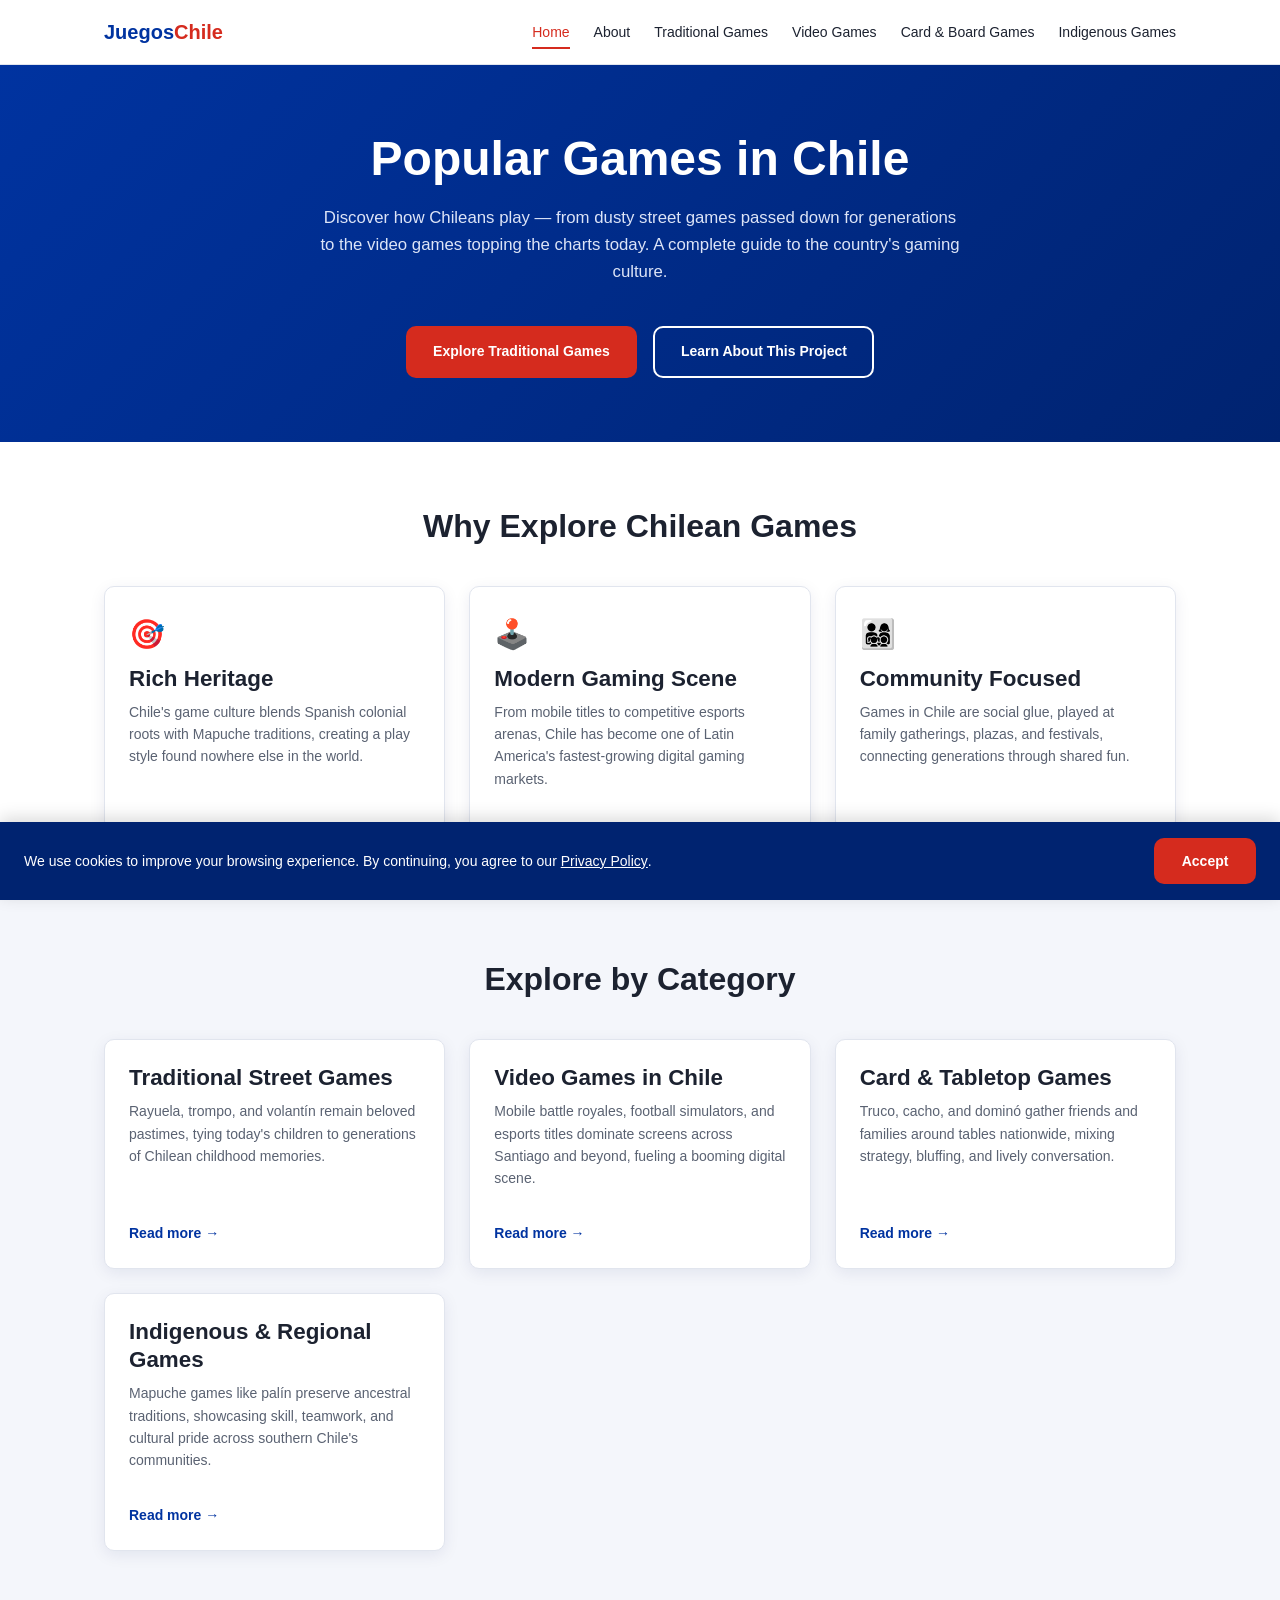
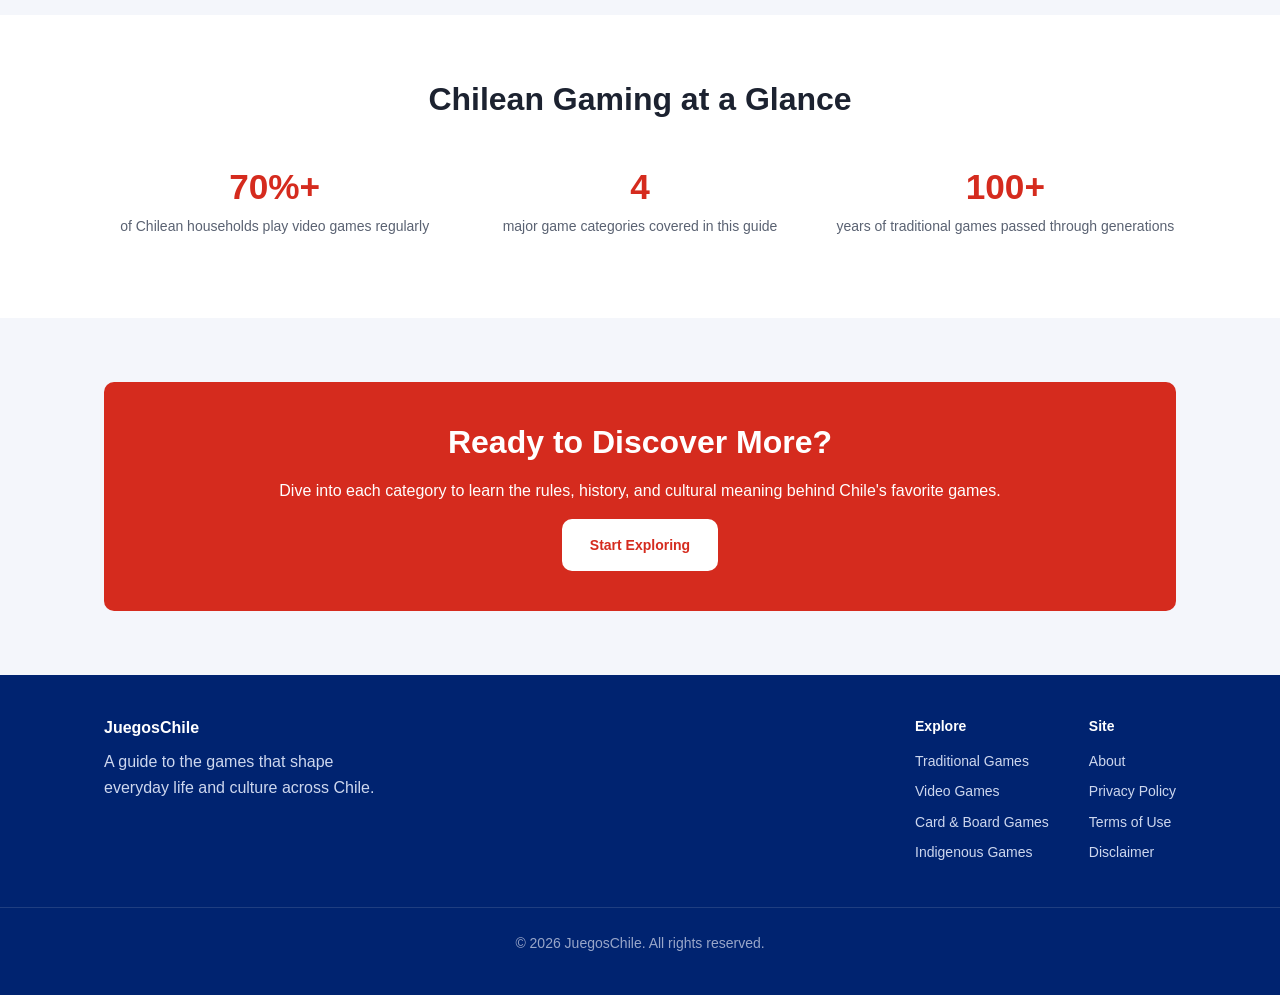
<file: index.html>
<!DOCTYPE html>
<html lang="en">
<head>
  <meta charset="UTF-8" />
  <meta name="viewport" content="width=device-width, initial-scale=1.0" />
  <title>Popular Games in Chile | Chilean Gaming Culture Guide</title>
  <meta name="description" content="Explore the most popular games in Chile — from traditional street games to video games, card games, and indigenous traditions." />
  <link rel="stylesheet" href="assets/style.css" />
</head>
<body>

  <header class="header">
    <div class="header__inner">
      <a href="index.html" class="header__logo">Juegos<span>Chile</span></a>
      <nav class="nav" aria-label="Main navigation">
        <button class="nav__toggle" aria-label="Toggle menu" aria-expanded="false">
          <span class="nav__toggle-bar"></span>
          <span class="nav__toggle-bar"></span>
          <span class="nav__toggle-bar"></span>
        </button>
        <ul class="nav__list">
          <li><a href="index.html" class="nav__link">Home</a></li>
          <li><a href="about.html" class="nav__link">About</a></li>
          <li><a href="/topic-1.html" class="nav__link">Traditional Games</a></li>
          <li><a href="/topic-2.html" class="nav__link">Video Games</a></li>
          <li><a href="/topic-3.html" class="nav__link">Card &amp; Board Games</a></li>
          <li><a href="/topic-4.html" class="nav__link">Indigenous Games</a></li>
        </ul>
      </nav>
    </div>
  </header>

  <main id="main-content">
    <section class="hero">
      <div class="container">
        <h1 class="hero__title">Popular Games in Chile</h1>
        <p class="hero__subtitle">Discover how Chileans play — from dusty street games passed down for generations to the video games topping the charts today. A complete guide to the country's gaming culture.</p>
        <div class="hero__actions">
          <a href="pages/topic-1.html" class="btn btn--primary">Explore Traditional Games</a>
          <a href="pages/about.html" class="btn btn--outline">Learn About This Project</a>
        </div>
      </div>
    </section>

    <section class="section" aria-labelledby="features-title">
      <div class="container">
        <h2 id="features-title" class="section__title">Why Explore Chilean Games</h2>
        <div class="card-grid">
          <div class="card">
            <div class="card__icon" aria-hidden="true">🎯</div>
            <h3 class="card__title">Rich Heritage</h3>
            <p class="card__text">Chile's game culture blends Spanish colonial roots with Mapuche traditions, creating a play style found nowhere else in the world.</p>
          </div>
          <div class="card">
            <div class="card__icon" aria-hidden="true">🕹️</div>
            <h3 class="card__title">Modern Gaming Scene</h3>
            <p class="card__text">From mobile titles to competitive esports arenas, Chile has become one of Latin America's fastest-growing digital gaming markets.</p>
          </div>
          <div class="card">
            <div class="card__icon" aria-hidden="true">👨‍👩‍👧‍👦</div>
            <h3 class="card__title">Community Focused</h3>
            <p class="card__text">Games in Chile are social glue, played at family gatherings, plazas, and festivals, connecting generations through shared fun.</p>
          </div>
        </div>
      </div>
    </section>

    <section class="section section--alt" aria-labelledby="topics-title">
      <div class="container">
        <h2 id="topics-title" class="section__title">Explore by Category</h2>
        <div class="card-grid">
          <div class="card">
            <h3 class="card__title">Traditional Street Games</h3>
            <p class="card__text">Rayuela, trompo, and volantín remain beloved pastimes, tying today's children to generations of Chilean childhood memories.</p>
            <a href="pages/topic-1.html" class="card__link">Read more →</a>
          </div>
          <div class="card">
            <h3 class="card__title">Video Games in Chile</h3>
            <p class="card__text">Mobile battle royales, football simulators, and esports titles dominate screens across Santiago and beyond, fueling a booming digital scene.</p>
            <a href="pages/topic-2.html" class="card__link">Read more →</a>
          </div>
          <div class="card">
            <h3 class="card__title">Card &amp; Tabletop Games</h3>
            <p class="card__text">Truco, cacho, and dominó gather friends and families around tables nationwide, mixing strategy, bluffing, and lively conversation.</p>
            <a href="pages/topic-3.html" class="card__link">Read more →</a>
          </div>
          <div class="card">
            <h3 class="card__title">Indigenous &amp; Regional Games</h3>
            <p class="card__text">Mapuche games like palín preserve ancestral traditions, showcasing skill, teamwork, and cultural pride across southern Chile's communities.</p>
            <a href="pages/topic-4.html" class="card__link">Read more →</a>
          </div>
        </div>
      </div>
    </section>

    <section class="section" aria-labelledby="stats-title">
      <div class="container">
        <h2 id="stats-title" class="section__title">Chilean Gaming at a Glance</h2>
        <div class="stats">
          <div class="stats__item">
            <div class="stats__number">70%+</div>
            <p class="stats__label">of Chilean households play video games regularly</p>
          </div>
          <div class="stats__item">
            <div class="stats__number">4</div>
            <p class="stats__label">major game categories covered in this guide</p>
          </div>
          <div class="stats__item">
            <div class="stats__number">100+</div>
            <p class="stats__label">years of traditional games passed through generations</p>
          </div>
        </div>
      </div>
    </section>

    <section class="section section--alt">
      <div class="container">
        <div class="cta">
          <h2 class="cta__title">Ready to Discover More?</h2>
          <p>Dive into each category to learn the rules, history, and cultural meaning behind Chile's favorite games.</p>
          <a href="pages/topic-1.html" class="btn btn--primary">Start Exploring</a>
        </div>
      </div>
    </section>
  </main>

  <footer class="footer">
    <div class="container footer__inner">
      <div class="footer__brand">
        <p class="footer__title">JuegosChile</p>
        <p>A guide to the games that shape everyday life and culture across Chile.</p>
      </div>
      <nav class="footer__nav" aria-label="Footer navigation">
        <ul class="footer__list">
          <li class="footer__list-title">Explore</li>
          <li><a href="pages/topic-1.html" class="footer__link">Traditional Games</a></li>
          <li><a href="pages/topic-2.html" class="footer__link">Video Games</a></li>
          <li><a href="pages/topic-3.html" class="footer__link">Card &amp; Board Games</a></li>
          <li><a href="pages/topic-4.html" class="footer__link">Indigenous Games</a></li>
        </ul>
        <ul class="footer__list">
          <li class="footer__list-title">Site</li>
          <li><a href="pages/about.html" class="footer__link">About</a></li>
          <li><a href="pages/privacy.html" class="footer__link">Privacy Policy</a></li>
          <li><a href="pages/terms.html" class="footer__link">Terms of Use</a></li>
          <li><a href="pages/disclaimer.html" class="footer__link">Disclaimer</a></li>
        </ul>
      </nav>
    </div>
    <div class="footer__bottom">
      <p>&copy; 2026 JuegosChile. All rights reserved.</p>
    </div>
  </footer>

  <div class="cookie" hidden>
    <p class="cookie__text">We use cookies to improve your browsing experience. By continuing, you agree to our <a href="pages/privacy.html" class="footer__link" style="color:#fff;text-decoration:underline;">Privacy Policy</a>.</p>
    <button class="btn btn--primary cookie__accept">Accept</button>
  </div>

  <script src="assets/script.js"></script>
</body>
</html>
</file>
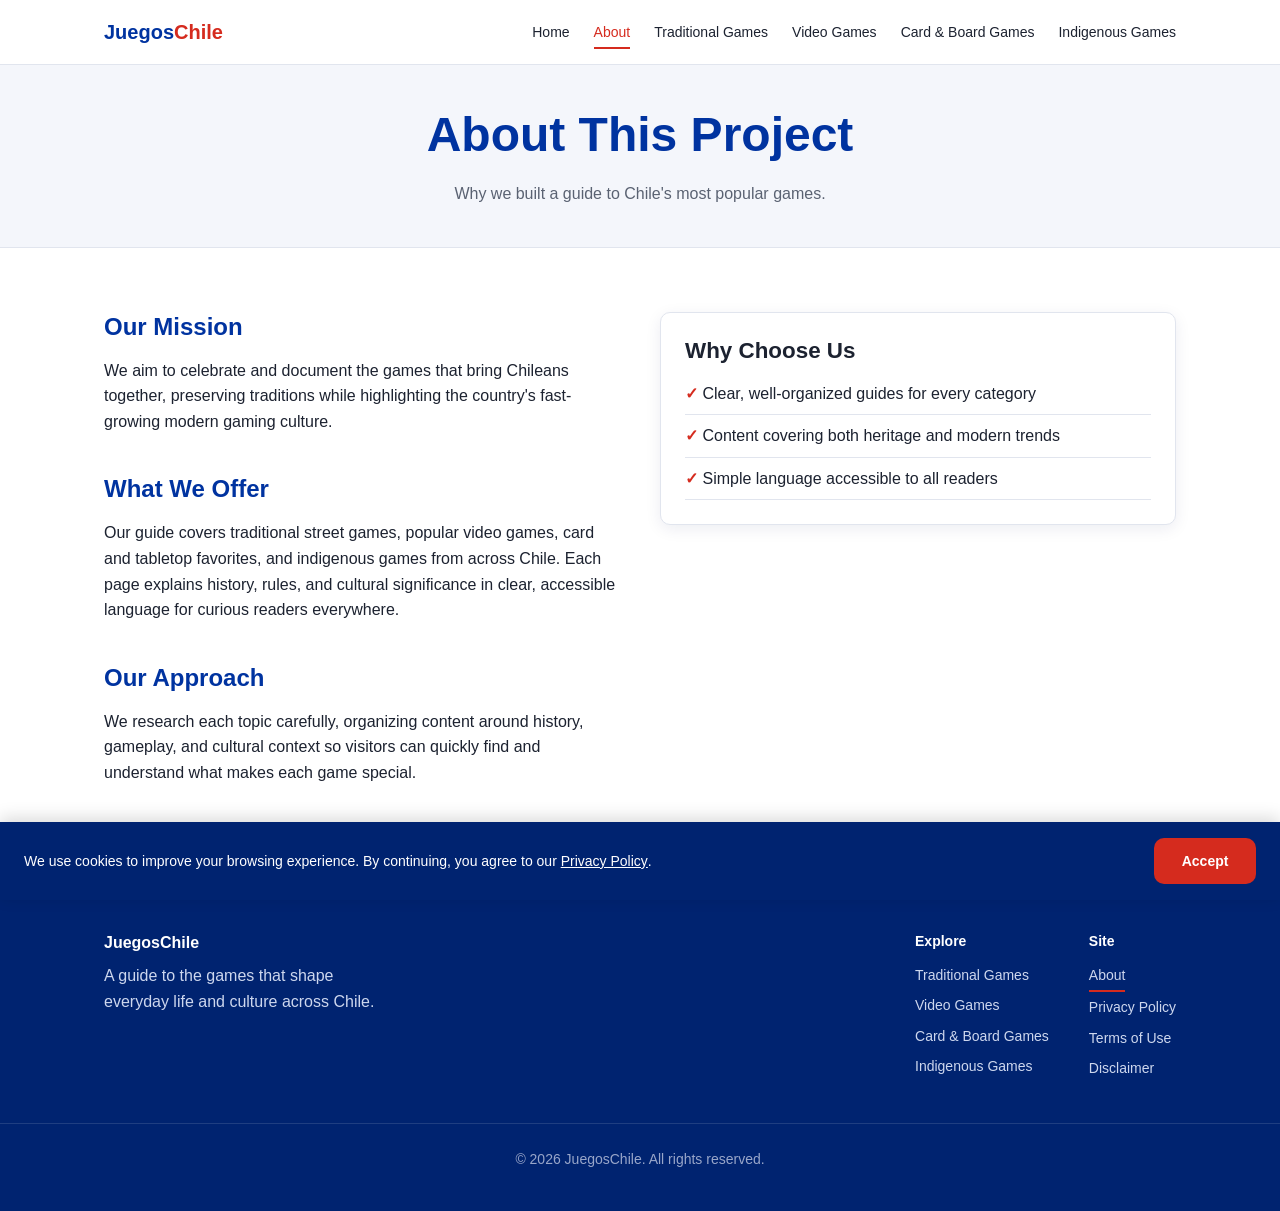
<file: about.html>
<!DOCTYPE html>
<html lang="en">
<head>
  <meta charset="UTF-8" />
  <meta name="viewport" content="width=device-width, initial-scale=1.0" />
  <title>About | Popular Games in Chile</title>
  <meta name="description" content="Learn about the mission and approach behind our guide to popular games in Chile." />
  <link rel="stylesheet" href="../assets/style.css" />
</head>
<body>

  <header class="header">
    <div class="header__inner">
      <a href="../index.html" class="header__logo">Juegos<span>Chile</span></a>
      <nav class="nav" aria-label="Main navigation">
        <button class="nav__toggle" aria-label="Toggle menu" aria-expanded="false">
          <span class="nav__toggle-bar"></span>
          <span class="nav__toggle-bar"></span>
          <span class="nav__toggle-bar"></span>
        </button>
        <ul class="nav__list">
          <li><a href="../index.html" class="nav__link">Home</a></li>
          <li><a href="about.html" class="nav__link">About</a></li>
          <li><a href="topic-1.html" class="nav__link">Traditional Games</a></li>
          <li><a href="topic-2.html" class="nav__link">Video Games</a></li>
          <li><a href="topic-3.html" class="nav__link">Card &amp; Board Games</a></li>
          <li><a href="topic-4.html" class="nav__link">Indigenous Games</a></li>
        </ul>
      </nav>
    </div>
  </header>

  <main id="main-content">
    <section class="page-header">
      <div class="container">
        <h1 class="page-header__title">About This Project</h1>
        <p class="page-header__intro">Why we built a guide to Chile's most popular games.</p>
      </div>
    </section>

    <section class="section">
      <div class="container about__grid">
        <div>
          <div class="content__section">
            <h2>Our Mission</h2>
            <p>We aim to celebrate and document the games that bring Chileans together, preserving traditions while highlighting the country's fast-growing modern gaming culture.</p>
          </div>
          <div class="content__section">
            <h2>What We Offer</h2>
            <p>Our guide covers traditional street games, popular video games, card and tabletop favorites, and indigenous games from across Chile. Each page explains history, rules, and cultural significance in clear, accessible language for curious readers everywhere.</p>
          </div>
          <div class="content__section">
            <h2>Our Approach</h2>
            <p>We research each topic carefully, organizing content around history, gameplay, and cultural context so visitors can quickly find and understand what makes each game special.</p>
          </div>
        </div>
        <div>
          <div class="card">
            <h3 class="card__title">Why Choose Us</h3>
            <ul class="about__list">
              <li>Clear, well-organized guides for every category</li>
              <li>Content covering both heritage and modern trends</li>
              <li>Simple language accessible to all readers</li>
            </ul>
          </div>
        </div>
      </div>
    </section>
  </main>

  <footer class="footer">
    <div class="container footer__inner">
      <div class="footer__brand">
        <p class="footer__title">JuegosChile</p>
        <p>A guide to the games that shape everyday life and culture across Chile.</p>
      </div>
      <nav class="footer__nav" aria-label="Footer navigation">
        <ul class="footer__list">
          <li class="footer__list-title">Explore</li>
          <li><a href="topic-1.html" class="footer__link">Traditional Games</a></li>
          <li><a href="topic-2.html" class="footer__link">Video Games</a></li>
          <li><a href="topic-3.html" class="footer__link">Card &amp; Board Games</a></li>
          <li><a href="topic-4.html" class="footer__link">Indigenous Games</a></li>
        </ul>
        <ul class="footer__list">
          <li class="footer__list-title">Site</li>
          <li><a href="about.html" class="footer__link">About</a></li>
          <li><a href="privacy.html" class="footer__link">Privacy Policy</a></li>
          <li><a href="terms.html" class="footer__link">Terms of Use</a></li>
          <li><a href="disclaimer.html" class="footer__link">Disclaimer</a></li>
        </ul>
      </nav>
    </div>
    <div class="footer__bottom">
      <p>&copy; 2026 JuegosChile. All rights reserved.</p>
    </div>
  </footer>

  <div class="cookie" hidden>
    <p class="cookie__text">We use cookies to improve your browsing experience. By continuing, you agree to our <a href="privacy.html" class="footer__link" style="color:#fff;text-decoration:underline;">Privacy Policy</a>.</p>
    <button class="btn btn--primary cookie__accept">Accept</button>
  </div>

  <script src="../assets/script.js"></script>
</body>
</html>
</file>
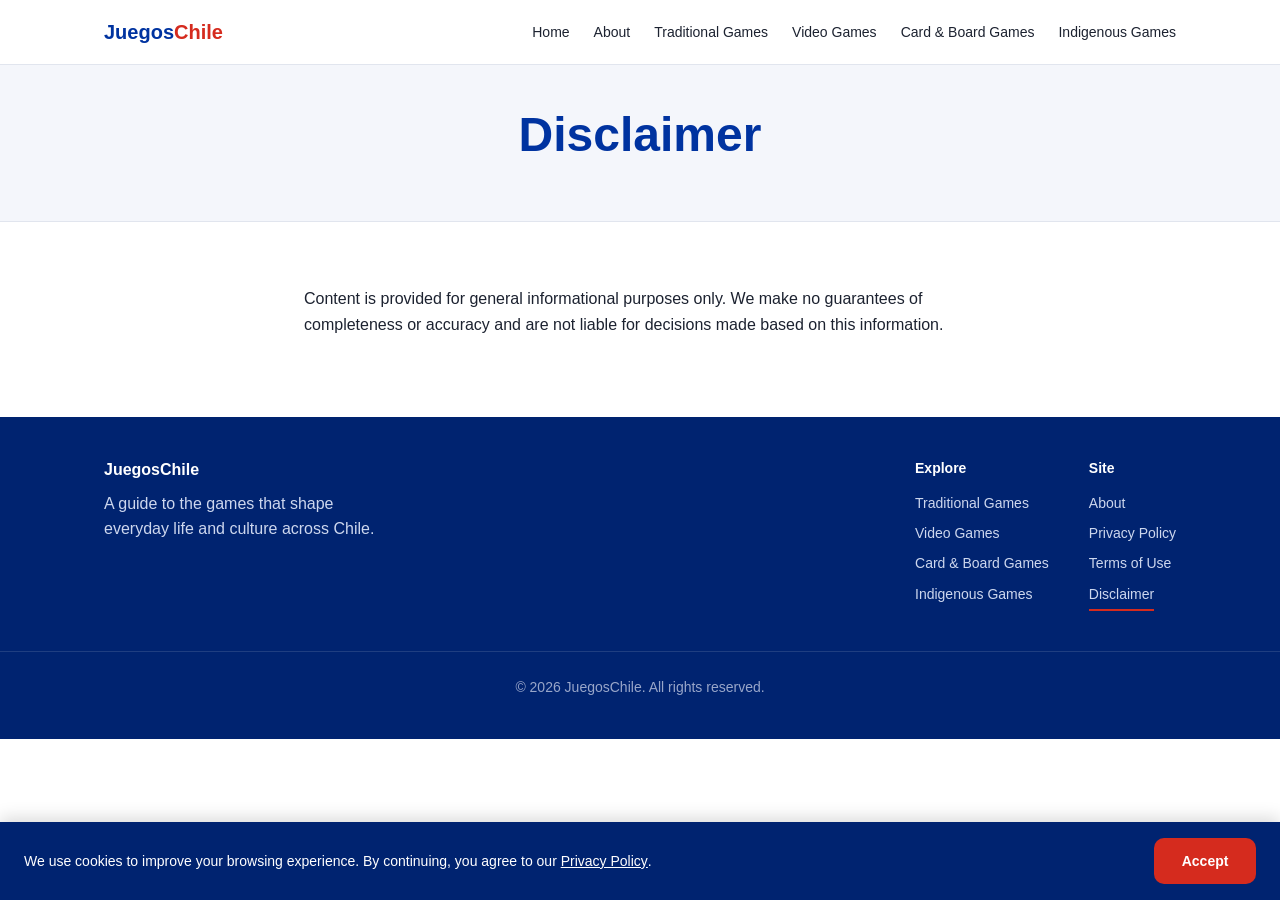
<file: disclaimer.html>
<!DOCTYPE html>
<html lang="en">
<head>
  <meta charset="UTF-8" />
  <meta name="viewport" content="width=device-width, initial-scale=1.0" />
  <title>Disclaimer | Popular Games in Chile</title>
  <meta name="description" content="Disclaimer regarding the informational content on this website." />
  <link rel="stylesheet" href="../assets/style.css" />
</head>
<body>

  <header class="header">
    <div class="header__inner">
      <a href="../index.html" class="header__logo">Juegos<span>Chile</span></a>
      <nav class="nav" aria-label="Main navigation">
        <button class="nav__toggle" aria-label="Toggle menu" aria-expanded="false">
          <span class="nav__toggle-bar"></span>
          <span class="nav__toggle-bar"></span>
          <span class="nav__toggle-bar"></span>
        </button>
        <ul class="nav__list">
          <li><a href="../index.html" class="nav__link">Home</a></li>
          <li><a href="about.html" class="nav__link">About</a></li>
          <li><a href="topic-1.html" class="nav__link">Traditional Games</a></li>
          <li><a href="topic-2.html" class="nav__link">Video Games</a></li>
          <li><a href="topic-3.html" class="nav__link">Card &amp; Board Games</a></li>
          <li><a href="topic-4.html" class="nav__link">Indigenous Games</a></li>
        </ul>
      </nav>
    </div>
  </header>

  <main id="main-content">
    <section class="page-header">
      <div class="container">
        <h1 class="page-header__title">Disclaimer</h1>
      </div>
    </section>

    <section class="section">
      <div class="container legal">
        <p>Content is provided for general informational purposes only. We make no guarantees of completeness or accuracy and are not liable for decisions made based on this information.</p>
      </div>
    </section>
  </main>

  <footer class="footer">
    <div class="container footer__inner">
      <div class="footer__brand">
        <p class="footer__title">JuegosChile</p>
        <p>A guide to the games that shape everyday life and culture across Chile.</p>
      </div>
      <nav class="footer__nav" aria-label="Footer navigation">
        <ul class="footer__list">
          <li class="footer__list-title">Explore</li>
          <li><a href="topic-1.html" class="footer__link">Traditional Games</a></li>
          <li><a href="topic-2.html" class="footer__link">Video Games</a></li>
          <li><a href="topic-3.html" class="footer__link">Card &amp; Board Games</a></li>
          <li><a href="topic-4.html" class="footer__link">Indigenous Games</a></li>
        </ul>
        <ul class="footer__list">
          <li class="footer__list-title">Site</li>
          <li><a href="about.html" class="footer__link">About</a></li>
          <li><a href="privacy.html" class="footer__link">Privacy Policy</a></li>
          <li><a href="terms.html" class="footer__link">Terms of Use</a></li>
          <li><a href="disclaimer.html" class="footer__link">Disclaimer</a></li>
        </ul>
      </nav>
    </div>
    <div class="footer__bottom">
      <p>&copy; 2026 JuegosChile. All rights reserved.</p>
    </div>
  </footer>

  <div class="cookie" hidden>
    <p class="cookie__text">We use cookies to improve your browsing experience. By continuing, you agree to our <a href="privacy.html" class="footer__link" style="color:#fff;text-decoration:underline;">Privacy Policy</a>.</p>
    <button class="btn btn--primary cookie__accept">Accept</button>
  </div>

  <script src="../assets/script.js"></script>
</body>
</html>
</file>
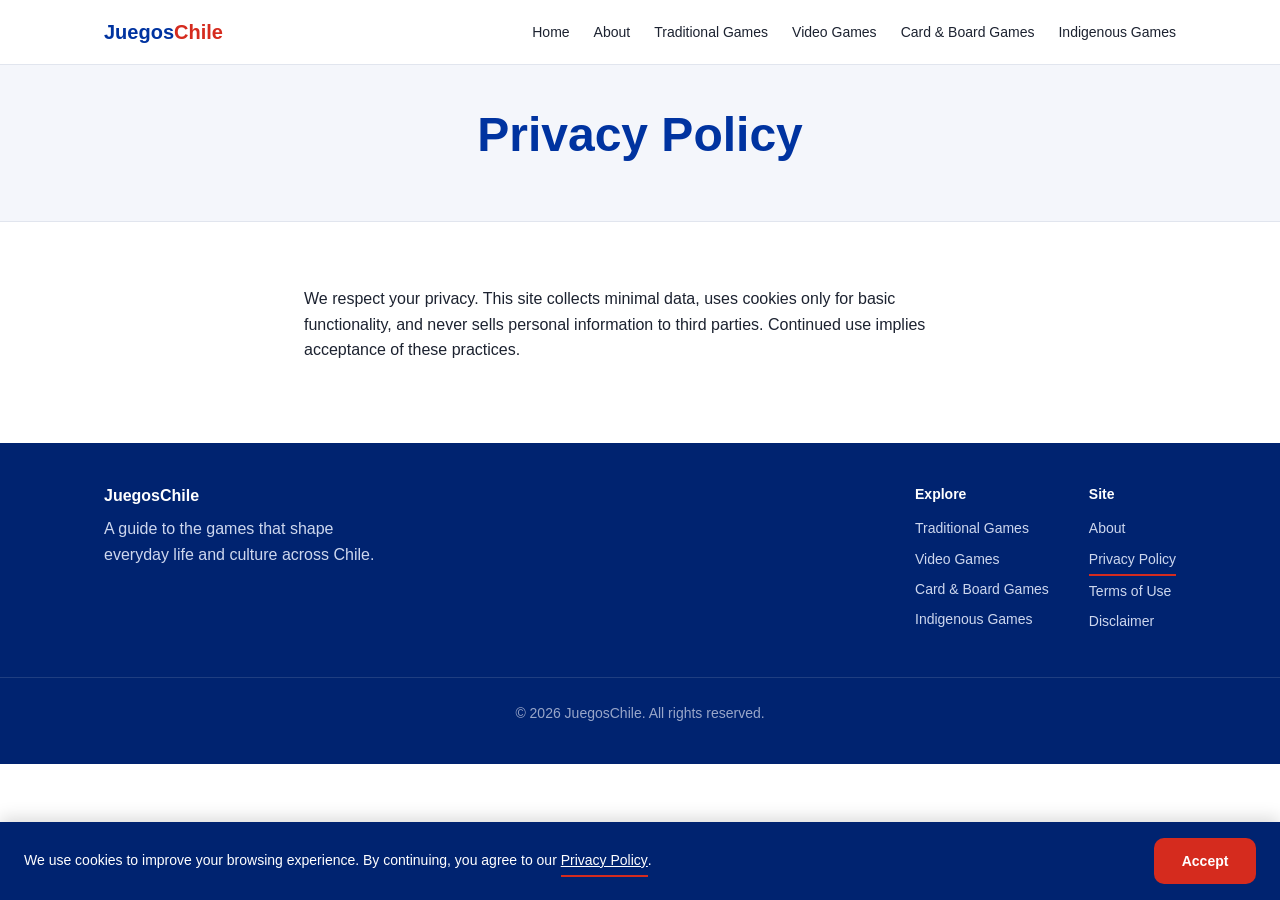
<file: privacy.html>
<!DOCTYPE html>
<html lang="en">
<head>
  <meta charset="UTF-8" />
  <meta name="viewport" content="width=device-width, initial-scale=1.0" />
  <title>Privacy Policy | Popular Games in Chile</title>
  <meta name="description" content="Our privacy policy explaining how information is handled on this site." />
  <link rel="stylesheet" href="../assets/style.css" />
</head>
<body>

  <header class="header">
    <div class="header__inner">
      <a href="../index.html" class="header__logo">Juegos<span>Chile</span></a>
      <nav class="nav" aria-label="Main navigation">
        <button class="nav__toggle" aria-label="Toggle menu" aria-expanded="false">
          <span class="nav__toggle-bar"></span>
          <span class="nav__toggle-bar"></span>
          <span class="nav__toggle-bar"></span>
        </button>
        <ul class="nav__list">
          <li><a href="../index.html" class="nav__link">Home</a></li>
          <li><a href="about.html" class="nav__link">About</a></li>
          <li><a href="topic-1.html" class="nav__link">Traditional Games</a></li>
          <li><a href="topic-2.html" class="nav__link">Video Games</a></li>
          <li><a href="topic-3.html" class="nav__link">Card &amp; Board Games</a></li>
          <li><a href="topic-4.html" class="nav__link">Indigenous Games</a></li>
        </ul>
      </nav>
    </div>
  </header>

  <main id="main-content">
    <section class="page-header">
      <div class="container">
        <h1 class="page-header__title">Privacy Policy</h1>
      </div>
    </section>

    <section class="section">
      <div class="container legal">
        <p>We respect your privacy. This site collects minimal data, uses cookies only for basic functionality, and never sells personal information to third parties. Continued use implies acceptance of these practices.</p>
      </div>
    </section>
  </main>

  <footer class="footer">
    <div class="container footer__inner">
      <div class="footer__brand">
        <p class="footer__title">JuegosChile</p>
        <p>A guide to the games that shape everyday life and culture across Chile.</p>
      </div>
      <nav class="footer__nav" aria-label="Footer navigation">
        <ul class="footer__list">
          <li class="footer__list-title">Explore</li>
          <li><a href="topic-1.html" class="footer__link">Traditional Games</a></li>
          <li><a href="topic-2.html" class="footer__link">Video Games</a></li>
          <li><a href="topic-3.html" class="footer__link">Card &amp; Board Games</a></li>
          <li><a href="topic-4.html" class="footer__link">Indigenous Games</a></li>
        </ul>
        <ul class="footer__list">
          <li class="footer__list-title">Site</li>
          <li><a href="about.html" class="footer__link">About</a></li>
          <li><a href="privacy.html" class="footer__link">Privacy Policy</a></li>
          <li><a href="terms.html" class="footer__link">Terms of Use</a></li>
          <li><a href="disclaimer.html" class="footer__link">Disclaimer</a></li>
        </ul>
      </nav>
    </div>
    <div class="footer__bottom">
      <p>&copy; 2026 JuegosChile. All rights reserved.</p>
    </div>
  </footer>

  <div class="cookie" hidden>
    <p class="cookie__text">We use cookies to improve your browsing experience. By continuing, you agree to our <a href="privacy.html" class="footer__link" style="color:#fff;text-decoration:underline;">Privacy Policy</a>.</p>
    <button class="btn btn--primary cookie__accept">Accept</button>
  </div>

  <script src="../assets/script.js"></script>
</body>
</html>
</file>
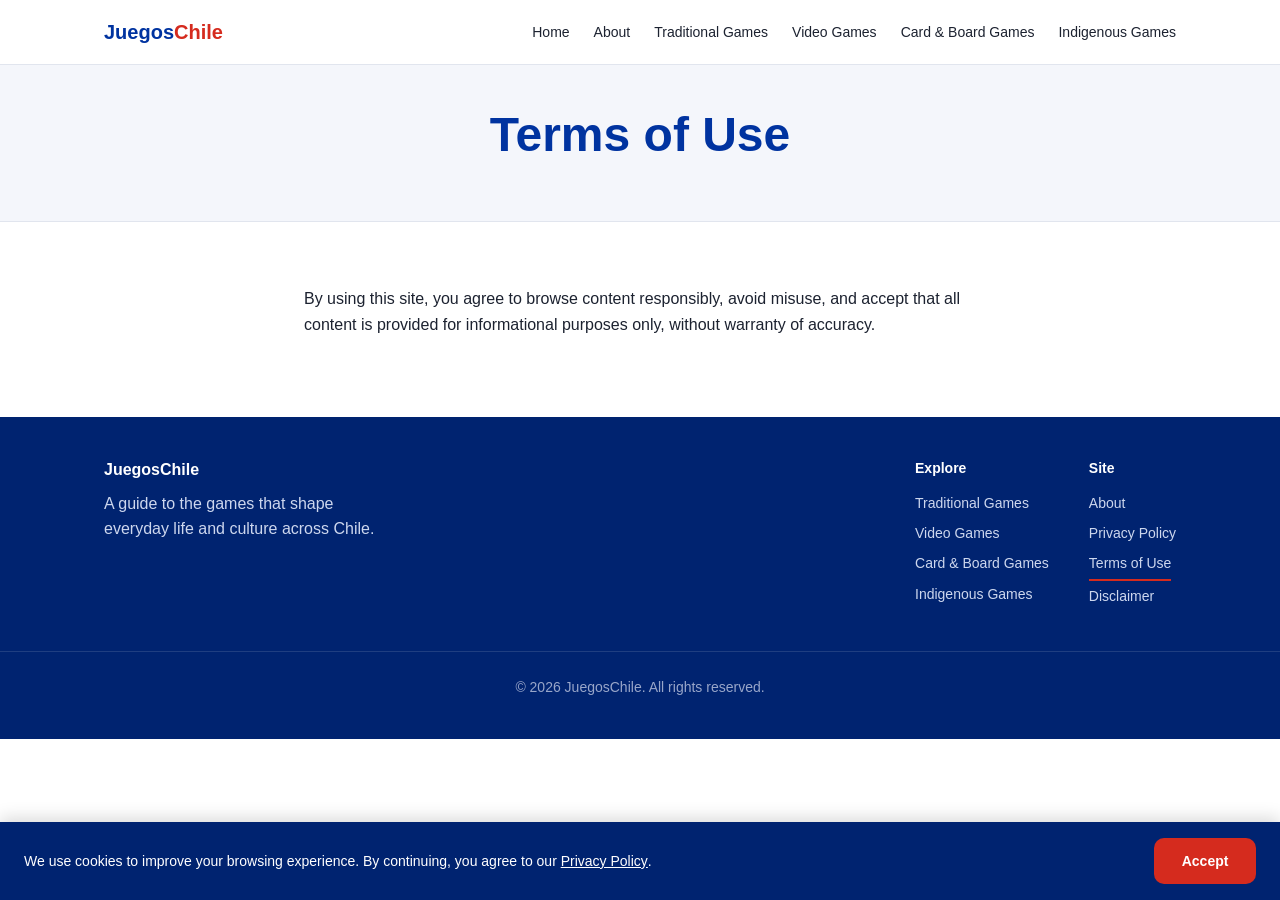
<file: terms.html>
<!DOCTYPE html>
<html lang="en">
<head>
  <meta charset="UTF-8" />
  <meta name="viewport" content="width=device-width, initial-scale=1.0" />
  <title>Terms of Use | Popular Games in Chile</title>
  <meta name="description" content="Terms and conditions for using this website." />
  <link rel="stylesheet" href="../assets/style.css" />
</head>
<body>

  <header class="header">
    <div class="header__inner">
      <a href="../index.html" class="header__logo">Juegos<span>Chile</span></a>
      <nav class="nav" aria-label="Main navigation">
        <button class="nav__toggle" aria-label="Toggle menu" aria-expanded="false">
          <span class="nav__toggle-bar"></span>
          <span class="nav__toggle-bar"></span>
          <span class="nav__toggle-bar"></span>
        </button>
        <ul class="nav__list">
          <li><a href="../index.html" class="nav__link">Home</a></li>
          <li><a href="about.html" class="nav__link">About</a></li>
          <li><a href="topic-1.html" class="nav__link">Traditional Games</a></li>
          <li><a href="topic-2.html" class="nav__link">Video Games</a></li>
          <li><a href="topic-3.html" class="nav__link">Card &amp; Board Games</a></li>
          <li><a href="topic-4.html" class="nav__link">Indigenous Games</a></li>
        </ul>
      </nav>
    </div>
  </header>

  <main id="main-content">
    <section class="page-header">
      <div class="container">
        <h1 class="page-header__title">Terms of Use</h1>
      </div>
    </section>

    <section class="section">
      <div class="container legal">
        <p>By using this site, you agree to browse content responsibly, avoid misuse, and accept that all content is provided for informational purposes only, without warranty of accuracy.</p>
      </div>
    </section>
  </main>

  <footer class="footer">
    <div class="container footer__inner">
      <div class="footer__brand">
        <p class="footer__title">JuegosChile</p>
        <p>A guide to the games that shape everyday life and culture across Chile.</p>
      </div>
      <nav class="footer__nav" aria-label="Footer navigation">
        <ul class="footer__list">
          <li class="footer__list-title">Explore</li>
          <li><a href="topic-1.html" class="footer__link">Traditional Games</a></li>
          <li><a href="topic-2.html" class="footer__link">Video Games</a></li>
          <li><a href="topic-3.html" class="footer__link">Card &amp; Board Games</a></li>
          <li><a href="topic-4.html" class="footer__link">Indigenous Games</a></li>
        </ul>
        <ul class="footer__list">
          <li class="footer__list-title">Site</li>
          <li><a href="about.html" class="footer__link">About</a></li>
          <li><a href="privacy.html" class="footer__link">Privacy Policy</a></li>
          <li><a href="terms.html" class="footer__link">Terms of Use</a></li>
          <li><a href="disclaimer.html" class="footer__link">Disclaimer</a></li>
        </ul>
      </nav>
    </div>
    <div class="footer__bottom">
      <p>&copy; 2026 JuegosChile. All rights reserved.</p>
    </div>
  </footer>

  <div class="cookie" hidden>
    <p class="cookie__text">We use cookies to improve your browsing experience. By continuing, you agree to our <a href="privacy.html" class="footer__link" style="color:#fff;text-decoration:underline;">Privacy Policy</a>.</p>
    <button class="btn btn--primary cookie__accept">Accept</button>
  </div>

  <script src="../assets/script.js"></script>
</body>
</html>
</file>
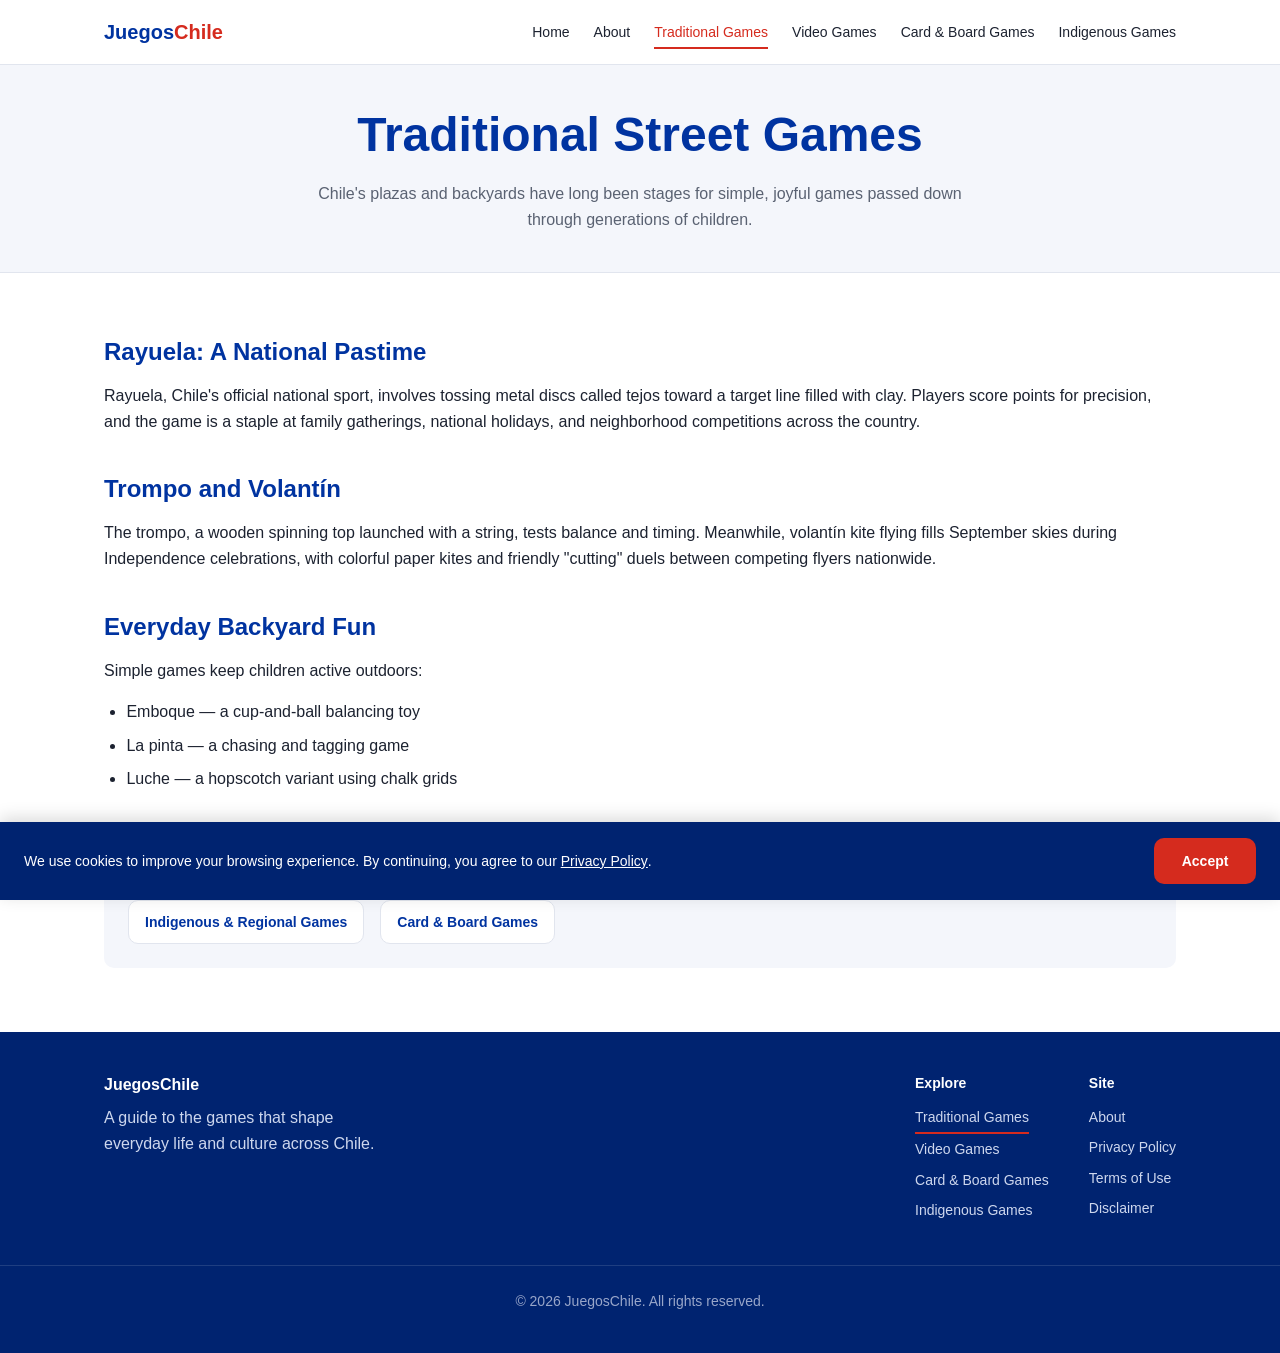
<file: topic-1.html>
<!DOCTYPE html>
<html lang="en">
<head>
  <meta charset="UTF-8" />
  <meta name="viewport" content="width=device-width, initial-scale=1.0" />
  <title>Traditional Street Games | Popular Games in Chile</title>
  <meta name="description" content="Discover traditional Chilean street games like rayuela, trompo, volantín, and emboque." />
  <link rel="stylesheet" href="../assets/style.css" />
</head>
<body>

  <header class="header">
    <div class="header__inner">
      <a href="../index.html" class="header__logo">Juegos<span>Chile</span></a>
      <nav class="nav" aria-label="Main navigation">
        <button class="nav__toggle" aria-label="Toggle menu" aria-expanded="false">
          <span class="nav__toggle-bar"></span>
          <span class="nav__toggle-bar"></span>
          <span class="nav__toggle-bar"></span>
        </button>
        <ul class="nav__list">
          <li><a href="../index.html" class="nav__link">Home</a></li>
          <li><a href="about.html" class="nav__link">About</a></li>
          <li><a href="topic-1.html" class="nav__link">Traditional Games</a></li>
          <li><a href="topic-2.html" class="nav__link">Video Games</a></li>
          <li><a href="topic-3.html" class="nav__link">Card &amp; Board Games</a></li>
          <li><a href="topic-4.html" class="nav__link">Indigenous Games</a></li>
        </ul>
      </nav>
    </div>
  </header>

  <main id="main-content">
    <section class="page-header">
      <div class="container">
        <h1 class="page-header__title">Traditional Street Games</h1>
        <p class="page-header__intro">Chile's plazas and backyards have long been stages for simple, joyful games passed down through generations of children.</p>
      </div>
    </section>

    <section class="section">
      <div class="container">
        <article class="content__section">
          <h2>Rayuela: A National Pastime</h2>
          <p>Rayuela, Chile's official national sport, involves tossing metal discs called tejos toward a target line filled with clay. Players score points for precision, and the game is a staple at family gatherings, national holidays, and neighborhood competitions across the country.</p>
        </article>

        <article class="content__section">
          <h2>Trompo and Volantín</h2>
          <p>The trompo, a wooden spinning top launched with a string, tests balance and timing. Meanwhile, volantín kite flying fills September skies during Independence celebrations, with colorful paper kites and friendly "cutting" duels between competing flyers nationwide.</p>
        </article>

        <article class="content__section">
          <h2>Everyday Backyard Fun</h2>
          <p>Simple games keep children active outdoors:</p>
          <ul class="content__list">
            <li>Emboque — a cup-and-ball balancing toy</li>
            <li>La pinta — a chasing and tagging game</li>
            <li>Luche — a hopscotch variant using chalk grids</li>
          </ul>
        </article>

        <div class="related">
          <h2 class="related__title">Related Topics</h2>
          <ul class="related__list">
            <li><a href="topic-4.html" class="related__link">Indigenous &amp; Regional Games</a></li>
            <li><a href="topic-3.html" class="related__link">Card &amp; Board Games</a></li>
          </ul>
        </div>
      </div>
    </section>
  </main>

  <footer class="footer">
    <div class="container footer__inner">
      <div class="footer__brand">
        <p class="footer__title">JuegosChile</p>
        <p>A guide to the games that shape everyday life and culture across Chile.</p>
      </div>
      <nav class="footer__nav" aria-label="Footer navigation">
        <ul class="footer__list">
          <li class="footer__list-title">Explore</li>
          <li><a href="topic-1.html" class="footer__link">Traditional Games</a></li>
          <li><a href="topic-2.html" class="footer__link">Video Games</a></li>
          <li><a href="topic-3.html" class="footer__link">Card &amp; Board Games</a></li>
          <li><a href="topic-4.html" class="footer__link">Indigenous Games</a></li>
        </ul>
        <ul class="footer__list">
          <li class="footer__list-title">Site</li>
          <li><a href="about.html" class="footer__link">About</a></li>
          <li><a href="privacy.html" class="footer__link">Privacy Policy</a></li>
          <li><a href="terms.html" class="footer__link">Terms of Use</a></li>
          <li><a href="disclaimer.html" class="footer__link">Disclaimer</a></li>
        </ul>
      </nav>
    </div>
    <div class="footer__bottom">
      <p>&copy; 2026 JuegosChile. All rights reserved.</p>
    </div>
  </footer>

  <div class="cookie" hidden>
    <p class="cookie__text">We use cookies to improve your browsing experience. By continuing, you agree to our <a href="privacy.html" class="footer__link" style="color:#fff;text-decoration:underline;">Privacy Policy</a>.</p>
    <button class="btn btn--primary cookie__accept">Accept</button>
  </div>

  <script src="../assets/script.js"></script>
</body>
</html>
</file>
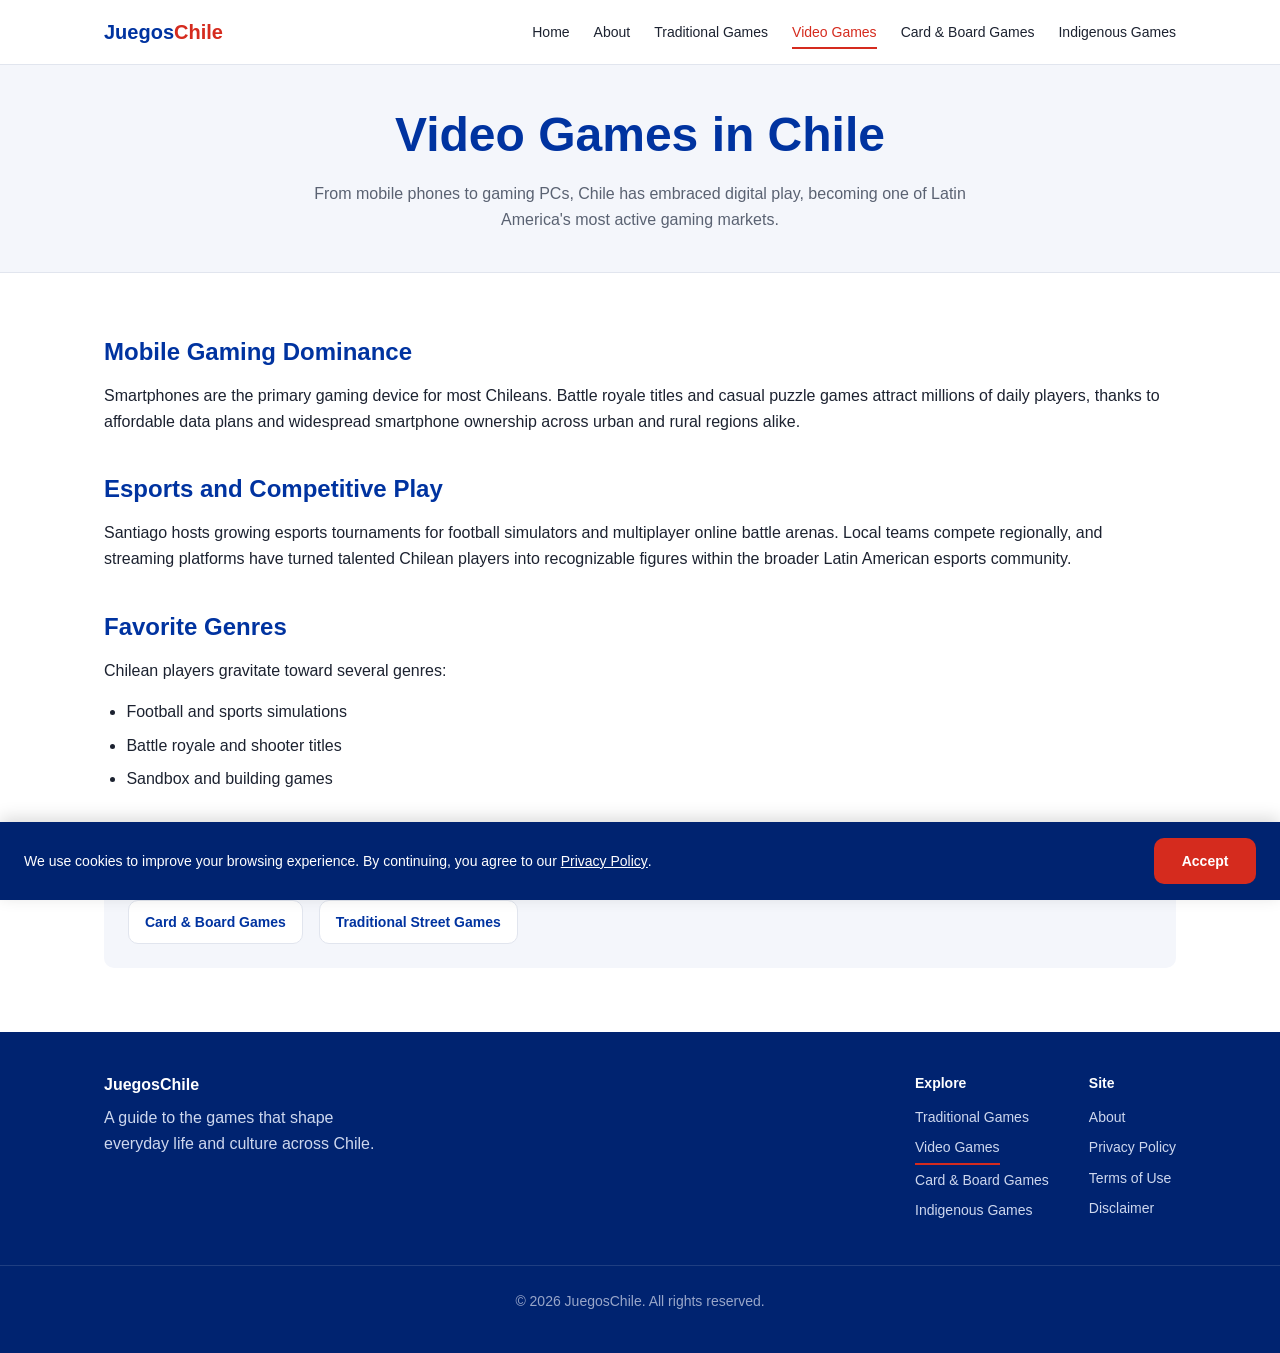
<file: topic-2.html>
<!DOCTYPE html>
<html lang="en">
<head>
  <meta charset="UTF-8" />
  <meta name="viewport" content="width=device-width, initial-scale=1.0" />
  <title>Video Games in Chile | Popular Games in Chile</title>
  <meta name="description" content="Explore the most popular video games and esports trends shaping Chile's growing digital gaming scene." />
  <link rel="stylesheet" href="../assets/style.css" />
</head>
<body>

  <header class="header">
    <div class="header__inner">
      <a href="../index.html" class="header__logo">Juegos<span>Chile</span></a>
      <nav class="nav" aria-label="Main navigation">
        <button class="nav__toggle" aria-label="Toggle menu" aria-expanded="false">
          <span class="nav__toggle-bar"></span>
          <span class="nav__toggle-bar"></span>
          <span class="nav__toggle-bar"></span>
        </button>
        <ul class="nav__list">
          <li><a href="../index.html" class="nav__link">Home</a></li>
          <li><a href="about.html" class="nav__link">About</a></li>
          <li><a href="topic-1.html" class="nav__link">Traditional Games</a></li>
          <li><a href="topic-2.html" class="nav__link">Video Games</a></li>
          <li><a href="topic-3.html" class="nav__link">Card &amp; Board Games</a></li>
          <li><a href="topic-4.html" class="nav__link">Indigenous Games</a></li>
        </ul>
      </nav>
    </div>
  </header>

  <main id="main-content">
    <section class="page-header">
      <div class="container">
        <h1 class="page-header__title">Video Games in Chile</h1>
        <p class="page-header__intro">From mobile phones to gaming PCs, Chile has embraced digital play, becoming one of Latin America's most active gaming markets.</p>
      </div>
    </section>

    <section class="section">
      <div class="container">
        <article class="content__section">
          <h2>Mobile Gaming Dominance</h2>
          <p>Smartphones are the primary gaming device for most Chileans. Battle royale titles and casual puzzle games attract millions of daily players, thanks to affordable data plans and widespread smartphone ownership across urban and rural regions alike.</p>
        </article>

        <article class="content__section">
          <h2>Esports and Competitive Play</h2>
          <p>Santiago hosts growing esports tournaments for football simulators and multiplayer online battle arenas. Local teams compete regionally, and streaming platforms have turned talented Chilean players into recognizable figures within the broader Latin American esports community.</p>
        </article>

        <article class="content__section">
          <h2>Favorite Genres</h2>
          <p>Chilean players gravitate toward several genres:</p>
          <ul class="content__list">
            <li>Football and sports simulations</li>
            <li>Battle royale and shooter titles</li>
            <li>Sandbox and building games</li>
          </ul>
        </article>

        <div class="related">
          <h2 class="related__title">Related Topics</h2>
          <ul class="related__list">
            <li><a href="topic-3.html" class="related__link">Card &amp; Board Games</a></li>
            <li><a href="topic-1.html" class="related__link">Traditional Street Games</a></li>
          </ul>
        </div>
      </div>
    </section>
  </main>

  <footer class="footer">
    <div class="container footer__inner">
      <div class="footer__brand">
        <p class="footer__title">JuegosChile</p>
        <p>A guide to the games that shape everyday life and culture across Chile.</p>
      </div>
      <nav class="footer__nav" aria-label="Footer navigation">
        <ul class="footer__list">
          <li class="footer__list-title">Explore</li>
          <li><a href="topic-1.html" class="footer__link">Traditional Games</a></li>
          <li><a href="topic-2.html" class="footer__link">Video Games</a></li>
          <li><a href="topic-3.html" class="footer__link">Card &amp; Board Games</a></li>
          <li><a href="topic-4.html" class="footer__link">Indigenous Games</a></li>
        </ul>
        <ul class="footer__list">
          <li class="footer__list-title">Site</li>
          <li><a href="about.html" class="footer__link">About</a></li>
          <li><a href="privacy.html" class="footer__link">Privacy Policy</a></li>
          <li><a href="terms.html" class="footer__link">Terms of Use</a></li>
          <li><a href="disclaimer.html" class="footer__link">Disclaimer</a></li>
        </ul>
      </nav>
    </div>
    <div class="footer__bottom">
      <p>&copy; 2026 JuegosChile. All rights reserved.</p>
    </div>
  </footer>

  <div class="cookie" hidden>
    <p class="cookie__text">We use cookies to improve your browsing experience. By continuing, you agree to our <a href="privacy.html" class="footer__link" style="color:#fff;text-decoration:underline;">Privacy Policy</a>.</p>
    <button class="btn btn--primary cookie__accept">Accept</button>
  </div>

  <script src="../assets/script.js"></script>
</body>
</html>
</file>
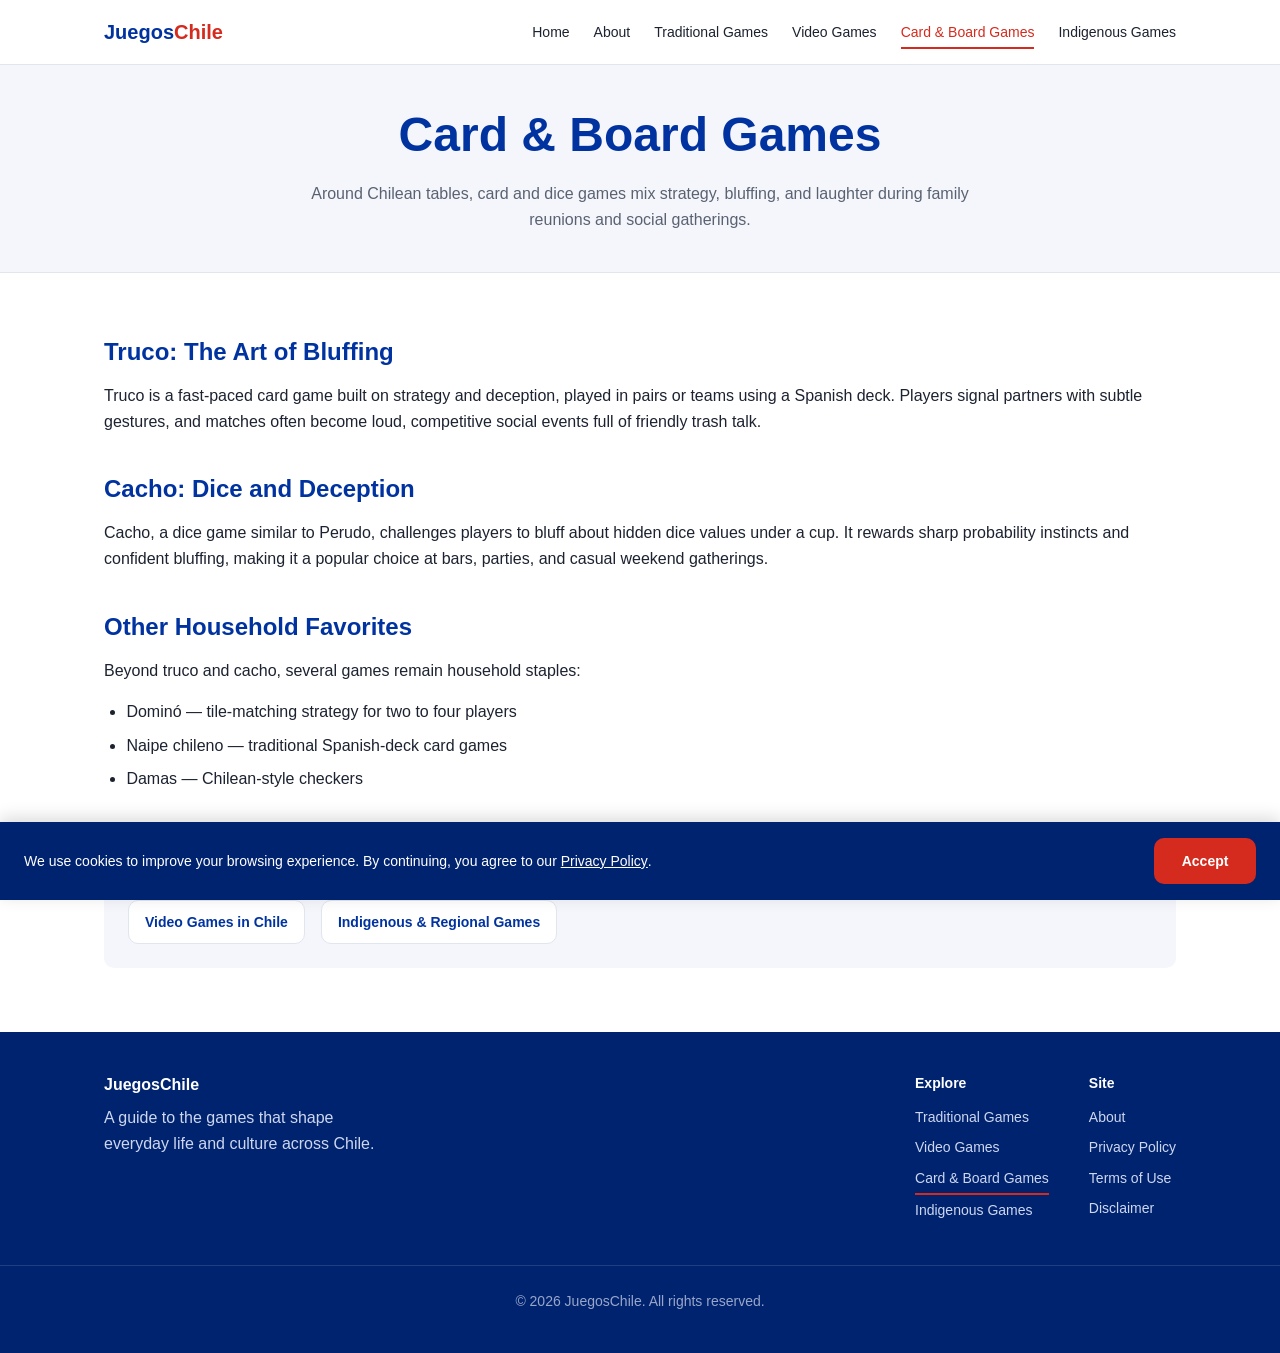
<file: topic-3.html>
<!DOCTYPE html>
<html lang="en">
<head>
  <meta charset="UTF-8" />
  <meta name="viewport" content="width=device-width, initial-scale=1.0" />
  <title>Card &amp; Board Games | Popular Games in Chile</title>
  <meta name="description" content="Learn about beloved Chilean card and tabletop games including truco, cacho, and dominó." />
  <link rel="stylesheet" href="../assets/style.css" />
</head>
<body>

  <header class="header">
    <div class="header__inner">
      <a href="../index.html" class="header__logo">Juegos<span>Chile</span></a>
      <nav class="nav" aria-label="Main navigation">
        <button class="nav__toggle" aria-label="Toggle menu" aria-expanded="false">
          <span class="nav__toggle-bar"></span>
          <span class="nav__toggle-bar"></span>
          <span class="nav__toggle-bar"></span>
        </button>
        <ul class="nav__list">
          <li><a href="../index.html" class="nav__link">Home</a></li>
          <li><a href="about.html" class="nav__link">About</a></li>
          <li><a href="topic-1.html" class="nav__link">Traditional Games</a></li>
          <li><a href="topic-2.html" class="nav__link">Video Games</a></li>
          <li><a href="topic-3.html" class="nav__link">Card &amp; Board Games</a></li>
          <li><a href="topic-4.html" class="nav__link">Indigenous Games</a></li>
        </ul>
      </nav>
    </div>
  </header>

  <main id="main-content">
    <section class="page-header">
      <div class="container">
        <h1 class="page-header__title">Card &amp; Board Games</h1>
        <p class="page-header__intro">Around Chilean tables, card and dice games mix strategy, bluffing, and laughter during family reunions and social gatherings.</p>
      </div>
    </section>

    <section class="section">
      <div class="container">
        <article class="content__section">
          <h2>Truco: The Art of Bluffing</h2>
          <p>Truco is a fast-paced card game built on strategy and deception, played in pairs or teams using a Spanish deck. Players signal partners with subtle gestures, and matches often become loud, competitive social events full of friendly trash talk.</p>
        </article>

        <article class="content__section">
          <h2>Cacho: Dice and Deception</h2>
          <p>Cacho, a dice game similar to Perudo, challenges players to bluff about hidden dice values under a cup. It rewards sharp probability instincts and confident bluffing, making it a popular choice at bars, parties, and casual weekend gatherings.</p>
        </article>

        <article class="content__section">
          <h2>Other Household Favorites</h2>
          <p>Beyond truco and cacho, several games remain household staples:</p>
          <ul class="content__list">
            <li>Dominó — tile-matching strategy for two to four players</li>
            <li>Naipe chileno — traditional Spanish-deck card games</li>
            <li>Damas — Chilean-style checkers</li>
          </ul>
        </article>

        <div class="related">
          <h2 class="related__title">Related Topics</h2>
          <ul class="related__list">
            <li><a href="topic-2.html" class="related__link">Video Games in Chile</a></li>
            <li><a href="topic-4.html" class="related__link">Indigenous &amp; Regional Games</a></li>
          </ul>
        </div>
      </div>
    </section>
  </main>

  <footer class="footer">
    <div class="container footer__inner">
      <div class="footer__brand">
        <p class="footer__title">JuegosChile</p>
        <p>A guide to the games that shape everyday life and culture across Chile.</p>
      </div>
      <nav class="footer__nav" aria-label="Footer navigation">
        <ul class="footer__list">
          <li class="footer__list-title">Explore</li>
          <li><a href="topic-1.html" class="footer__link">Traditional Games</a></li>
          <li><a href="topic-2.html" class="footer__link">Video Games</a></li>
          <li><a href="topic-3.html" class="footer__link">Card &amp; Board Games</a></li>
          <li><a href="topic-4.html" class="footer__link">Indigenous Games</a></li>
        </ul>
        <ul class="footer__list">
          <li class="footer__list-title">Site</li>
          <li><a href="about.html" class="footer__link">About</a></li>
          <li><a href="privacy.html" class="footer__link">Privacy Policy</a></li>
          <li><a href="terms.html" class="footer__link">Terms of Use</a></li>
          <li><a href="disclaimer.html" class="footer__link">Disclaimer</a></li>
        </ul>
      </nav>
    </div>
    <div class="footer__bottom">
      <p>&copy; 2026 JuegosChile. All rights reserved.</p>
    </div>
  </footer>

  <div class="cookie" hidden>
    <p class="cookie__text">We use cookies to improve your browsing experience. By continuing, you agree to our <a href="privacy.html" class="footer__link" style="color:#fff;text-decoration:underline;">Privacy Policy</a>.</p>
    <button class="btn btn--primary cookie__accept">Accept</button>
  </div>

  <script src="../assets/script.js"></script>
</body>
</html>
</file>
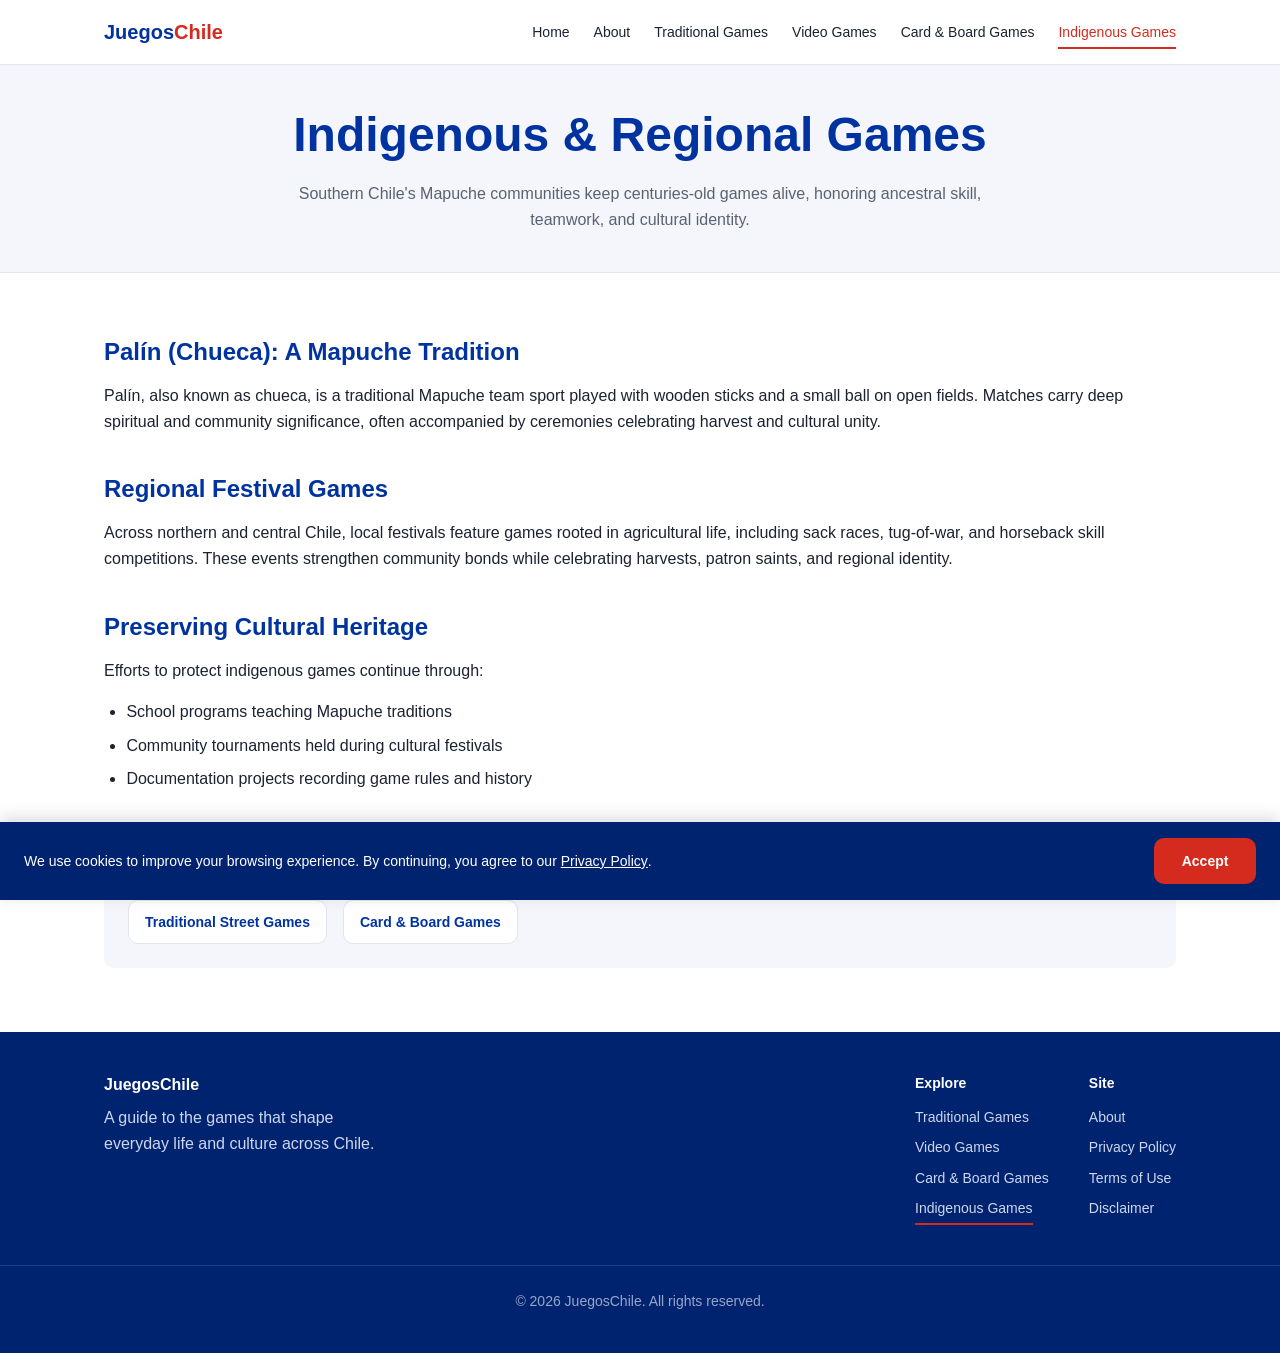
<file: topic-4.html>
<!DOCTYPE html>
<html lang="en">
<head>
  <meta charset="UTF-8" />
  <meta name="viewport" content="width=device-width, initial-scale=1.0" />
  <title>Indigenous &amp; Regional Games | Popular Games in Chile</title>
  <meta name="description" content="Discover Mapuche and regional traditional games that preserve Chile's indigenous heritage." />
  <link rel="stylesheet" href="../assets/style.css" />
</head>
<body>

  <header class="header">
    <div class="header__inner">
      <a href="../index.html" class="header__logo">Juegos<span>Chile</span></a>
      <nav class="nav" aria-label="Main navigation">
        <button class="nav__toggle" aria-label="Toggle menu" aria-expanded="false">
          <span class="nav__toggle-bar"></span>
          <span class="nav__toggle-bar"></span>
          <span class="nav__toggle-bar"></span>
        </button>
        <ul class="nav__list">
          <li><a href="../index.html" class="nav__link">Home</a></li>
          <li><a href="about.html" class="nav__link">About</a></li>
          <li><a href="topic-1.html" class="nav__link">Traditional Games</a></li>
          <li><a href="topic-2.html" class="nav__link">Video Games</a></li>
          <li><a href="topic-3.html" class="nav__link">Card &amp; Board Games</a></li>
          <li><a href="topic-4.html" class="nav__link">Indigenous Games</a></li>
        </ul>
      </nav>
    </div>
  </header>

  <main id="main-content">
    <section class="page-header">
      <div class="container">
        <h1 class="page-header__title">Indigenous &amp; Regional Games</h1>
        <p class="page-header__intro">Southern Chile's Mapuche communities keep centuries-old games alive, honoring ancestral skill, teamwork, and cultural identity.</p>
      </div>
    </section>

    <section class="section">
      <div class="container">
        <article class="content__section">
          <h2>Palín (Chueca): A Mapuche Tradition</h2>
          <p>Palín, also known as chueca, is a traditional Mapuche team sport played with wooden sticks and a small ball on open fields. Matches carry deep spiritual and community significance, often accompanied by ceremonies celebrating harvest and cultural unity.</p>
        </article>

        <article class="content__section">
          <h2>Regional Festival Games</h2>
          <p>Across northern and central Chile, local festivals feature games rooted in agricultural life, including sack races, tug-of-war, and horseback skill competitions. These events strengthen community bonds while celebrating harvests, patron saints, and regional identity.</p>
        </article>

        <article class="content__section">
          <h2>Preserving Cultural Heritage</h2>
          <p>Efforts to protect indigenous games continue through:</p>
          <ul class="content__list">
            <li>School programs teaching Mapuche traditions</li>
            <li>Community tournaments held during cultural festivals</li>
            <li>Documentation projects recording game rules and history</li>
          </ul>
        </article>

        <div class="related">
          <h2 class="related__title">Related Topics</h2>
          <ul class="related__list">
            <li><a href="topic-1.html" class="related__link">Traditional Street Games</a></li>
            <li><a href="topic-3.html" class="related__link">Card &amp; Board Games</a></li>
          </ul>
        </div>
      </div>
    </section>
  </main>

  <footer class="footer">
    <div class="container footer__inner">
      <div class="footer__brand">
        <p class="footer__title">JuegosChile</p>
        <p>A guide to the games that shape everyday life and culture across Chile.</p>
      </div>
      <nav class="footer__nav" aria-label="Footer navigation">
        <ul class="footer__list">
          <li class="footer__list-title">Explore</li>
          <li><a href="topic-1.html" class="footer__link">Traditional Games</a></li>
          <li><a href="topic-2.html" class="footer__link">Video Games</a></li>
          <li><a href="topic-3.html" class="footer__link">Card &amp; Board Games</a></li>
          <li><a href="topic-4.html" class="footer__link">Indigenous Games</a></li>
        </ul>
        <ul class="footer__list">
          <li class="footer__list-title">Site</li>
          <li><a href="about.html" class="footer__link">About</a></li>
          <li><a href="privacy.html" class="footer__link">Privacy Policy</a></li>
          <li><a href="terms.html" class="footer__link">Terms of Use</a></li>
          <li><a href="disclaimer.html" class="footer__link">Disclaimer</a></li>
        </ul>
      </nav>
    </div>
    <div class="footer__bottom">
      <p>&copy; 2026 JuegosChile. All rights reserved.</p>
    </div>
  </footer>

  <div class="cookie" hidden>
    <p class="cookie__text">We use cookies to improve your browsing experience. By continuing, you agree to our <a href="privacy.html" class="footer__link" style="color:#fff;text-decoration:underline;">Privacy Policy</a>.</p>
    <button class="btn btn--primary cookie__accept">Accept</button>
  </div>

  <script src="../assets/script.js"></script>
</body>
</html>
</file>
<file: assets/style.css>
/* =========================================================
   Popular Games in Chile — Stylesheet
   BEM naming + CSS custom properties
   ========================================================= */

:root {
  /* Brand colors — inspired by the Chilean flag */
  --color-primary: #0033a0;      /* deep blue */
  --color-primary-dark: #002370;
  --color-secondary: #d52b1e;    /* vibrant red */
  --color-secondary-dark: #a81f15;
  --color-bg: #ffffff;
  --color-bg-alt: #f4f6fb;
  --color-text: #1c2230;
  --color-text-muted: #5a6272;
  --color-border: #e1e5ee;
  --color-white: #ffffff;

  /* Typography */
  --font-base: -apple-system, BlinkMacSystemFont, "Segoe UI", Roboto, Helvetica, Arial, sans-serif;
  --fs-h1: clamp(2rem, 4vw, 3rem);
  --fs-h2: clamp(1.5rem, 3vw, 2rem);
  --fs-h3: clamp(1.15rem, 2vw, 1.4rem);
  --fs-body: 1rem;
  --fs-small: 0.875rem;
  --lh-base: 1.6;

  /* Spacing */
  --space-xs: 0.5rem;
  --space-sm: 1rem;
  --space-md: 1.5rem;
  --space-lg: 2.5rem;
  --space-xl: 4rem;

  /* Layout */
  --container-max: 1120px;
  --radius: 10px;
  --shadow: 0 4px 16px rgba(0, 30, 90, 0.08);
}

/* ---------- Reset ---------- */
*,
*::before,
*::after {
  box-sizing: border-box;
}

html {
  scroll-behavior: smooth;
}

body {
  margin: 0;
  font-family: var(--font-base);
  font-size: var(--fs-body);
  line-height: var(--lh-base);
  color: var(--color-text);
  background: var(--color-bg);
}

img {
  max-width: 100%;
  display: block;
}

a {
  color: var(--color-primary);
  text-decoration: none;
}

a:hover,
a:focus-visible {
  text-decoration: underline;
}

ul {
  margin: 0;
}

h1, h2, h3 {
  line-height: 1.25;
  margin: 0 0 var(--space-sm);
}

p {
  margin: 0 0 var(--space-sm);
}

:focus-visible {
  outline: 3px solid var(--color-secondary);
  outline-offset: 2px;
}

/* ---------- Layout helpers ---------- */
.container {
  width: 100%;
  max-width: var(--container-max);
  margin: 0 auto;
  padding: 0 var(--space-md);
}

.section {
  padding: var(--space-xl) 0;
}

.section--alt {
  background: var(--color-bg-alt);
}

.section__title {
  font-size: var(--fs-h2);
  text-align: center;
  margin-bottom: var(--space-lg);
}

/* ---------- Header / Navigation (Block: header) ---------- */
.header {
  position: sticky;
  top: 0;
  z-index: 100;
  background: var(--color-white);
  border-bottom: 1px solid var(--color-border);
}

.header__inner {
  display: flex;
  align-items: center;
  justify-content: space-between;
  padding: var(--space-sm) var(--space-md);
  max-width: var(--container-max);
  margin: 0 auto;
}

.header__logo {
  font-weight: 700;
  font-size: 1.25rem;
  color: var(--color-primary);
}

.header__logo span {
  color: var(--color-secondary);
}

.nav {
  display: flex;
  align-items: center;
}

.nav__toggle {
  display: none;
  background: none;
  border: 2px solid var(--color-primary);
  border-radius: var(--radius);
  padding: 0.4rem 0.6rem;
  cursor: pointer;
}

.nav__toggle-bar {
  display: block;
  width: 22px;
  height: 2px;
  background: var(--color-primary);
  margin: 4px 0;
}

.nav__list {
  display: flex;
  gap: var(--space-md);
  list-style: none;
  padding: 0;
  margin: 0;
  flex-wrap: wrap;
}

.nav__link {
  color: var(--color-text);
  font-weight: 500;
  font-size: var(--fs-small);
  padding: 0.4rem 0;
}

.nav__link:hover,
.nav__link--active {
  color: var(--color-secondary);
  text-decoration: none;
  border-bottom: 2px solid var(--color-secondary);
}

/* ---------- Hero (Block: hero) ---------- */
.hero {
  background: linear-gradient(135deg, var(--color-primary) 0%, var(--color-primary-dark) 100%);
  color: var(--color-white);
  padding: var(--space-xl) 0;
  text-align: center;
}

.hero__title {
  font-size: var(--fs-h1);
  margin-bottom: var(--space-sm);
}

.hero__subtitle {
  max-width: 640px;
  margin: 0 auto var(--space-lg);
  font-size: 1.05rem;
  color: #dce4f7;
}

.hero__actions {
  display: flex;
  gap: var(--space-sm);
  justify-content: center;
  flex-wrap: wrap;
}

/* ---------- Buttons (Block: btn) ---------- */
.btn {
  display: inline-block;
  padding: 0.8rem 1.6rem;
  border-radius: var(--radius);
  font-weight: 600;
  font-size: var(--fs-small);
  cursor: pointer;
  border: 2px solid transparent;
  transition: transform 0.15s ease, background 0.15s ease;
}

.btn:hover,
.btn:focus-visible {
  text-decoration: none;
  transform: translateY(-2px);
}

.btn--primary {
  background: var(--color-secondary);
  color: var(--color-white);
}

.btn--primary:hover {
  background: var(--color-secondary-dark);
}

.btn--outline {
  background: transparent;
  color: var(--color-white);
  border-color: var(--color-white);
}

.btn--outline:hover {
  background: var(--color-white);
  color: var(--color-primary);
}

/* ---------- Cards grid (Block: card) ---------- */
.card-grid {
  display: grid;
  grid-template-columns: repeat(auto-fit, minmax(260px, 1fr));
  gap: var(--space-md);
}

.card {
  background: var(--color-white);
  border: 1px solid var(--color-border);
  border-radius: var(--radius);
  padding: var(--space-md);
  box-shadow: var(--shadow);
  display: flex;
  flex-direction: column;
}

.card__icon {
  font-size: 1.8rem;
  margin-bottom: var(--space-xs);
}

.card__title {
  font-size: var(--fs-h3);
  margin-bottom: var(--space-xs);
}

.card__text {
  color: var(--color-text-muted);
  font-size: var(--fs-small);
  flex-grow: 1;
}

.card__link {
  margin-top: var(--space-sm);
  font-weight: 600;
  font-size: var(--fs-small);
}

/* ---------- Stats (Block: stats) ---------- */
.stats {
  display: grid;
  grid-template-columns: repeat(auto-fit, minmax(180px, 1fr));
  gap: var(--space-md);
  text-align: center;
}

.stats__number {
  font-size: 2.2rem;
  font-weight: 700;
  color: var(--color-secondary);
}

.stats__label {
  color: var(--color-text-muted);
  font-size: var(--fs-small);
}

/* ---------- CTA banner (Block: cta) ---------- */
.cta {
  background: var(--color-secondary);
  color: var(--color-white);
  text-align: center;
  padding: var(--space-lg) var(--space-md);
  border-radius: var(--radius);
}

.cta__title {
  font-size: var(--fs-h2);
  margin-bottom: var(--space-sm);
}

.cta .btn--primary {
  background: var(--color-white);
  color: var(--color-secondary);
}

.cta .btn--primary:hover {
  background: var(--color-bg-alt);
}

/* ---------- Page header (Block: page-header) for inner pages ---------- */
.page-header {
  background: var(--color-bg-alt);
  padding: var(--space-lg) 0;
  text-align: center;
  border-bottom: 1px solid var(--color-border);
}

.page-header__title {
  font-size: var(--fs-h1);
  color: var(--color-primary);
}

.page-header__intro {
  max-width: 700px;
  margin: var(--space-sm) auto 0;
  color: var(--color-text-muted);
}

/* ---------- Content sections (Block: content) ---------- */
.content__section {
  margin-bottom: var(--space-lg);
}

.content__section h2,
.content__section h3 {
  color: var(--color-primary);
}

.content__list {
  padding-left: 1.4rem;
}

.content__list li {
  margin-bottom: var(--space-xs);
}

/* ---------- Related topics (Block: related) ---------- */
.related {
  background: var(--color-bg-alt);
  border-radius: var(--radius);
  padding: var(--space-md);
}

.related__title {
  font-size: var(--fs-h3);
  margin-bottom: var(--space-sm);
}

.related__list {
  list-style: none;
  padding: 0;
  display: flex;
  gap: var(--space-sm);
  flex-wrap: wrap;
}

.related__link {
  display: inline-block;
  background: var(--color-white);
  border: 1px solid var(--color-border);
  border-radius: var(--radius);
  padding: 0.6rem 1rem;
  font-size: var(--fs-small);
  font-weight: 600;
}

.related__link:hover {
  border-color: var(--color-secondary);
  color: var(--color-secondary);
  text-decoration: none;
}

/* ---------- About page blocks ---------- */
.about__grid {
  display: grid;
  grid-template-columns: repeat(auto-fit, minmax(260px, 1fr));
  gap: var(--space-lg);
  align-items: start;
}

.about__list {
  list-style: none;
  padding: 0;
}

/* ---------- Landing popup ---------- */
.landing-page {
  position: relative;
  isolation: isolate;
  min-height: 100vh;
  margin: 0;
  display: flex;
  align-items: center;
  justify-content: center;
  padding: var(--space-lg);
  background-color: #001b3a;
  background-image: url("img/my%20lap.png");
  background-repeat: no-repeat;
  background-position: center;
  background-size: cover;
}

.landing-page::before {
  content: "";
  position: absolute;
  inset: 0;
  background: rgba(0, 0, 0, 0.45);
  z-index: 0;
}

.landing-shell {
  position: relative;
  z-index: 1;
  width: min(200%, 520px);
}

.landing-card {
  background: rgba(255, 255, 255, 0.95);
  border-radius: 18px;
  padding: 1.25rem;
  box-shadow: 0 12px 30px rgba(0, 0, 0, 0.2);
  text-align: center;
  backdrop-filter: blur(60px);
}

.landing-eyebrow {
  margin: 0 0 var(--space-xs);
  font-size: 0.8rem;
  font-weight: 700;
  letter-spacing: 0.2em;
  text-transform: uppercase;
  color: var(--color-secondary);
}

.landing-copy {
  color: var(--color-text-muted);
  margin-bottom: 1rem;
  font-size: 0.95rem;
}

.landing-actions {
  display: flex;
  gap: 0.6rem;
  justify-content: center;
  flex-wrap: wrap;
}

.landing-btn {
  display: inline-flex;
  align-items: center;
  justify-content: center;
  padding: 0.65rem 1rem;
  border-radius: 999px;
  font-weight: 700;
  font-size: 0.95rem;
  transition: transform 0.2s ease, box-shadow 0.2s ease;
}

.landing-btn:hover,
.landing-btn:focus-visible {
  transform: translateY(-2px);
  text-decoration: none;
}

.landing-btn--primary {
  background: var(--color-primary);
  color: var(--color-white);
  box-shadow: 0 10px 25px rgba(0, 51, 160, 0.22);
}

.landing-btn--secondary {
  background: transparent;
  color: var(--color-primary);
  border: 2px solid var(--color-primary);
}

@media (max-width: 768px) {
  .landing-page {
    padding: var(--space-md);
    background-image: url("img/my%20mob.png");
  }

  .landing-card {
    padding: var(--space-md);
  }

  .landing-actions {
    flex-direction: column;
  }

  .landing-btn {
    width: 100%;
  }
}

.about__list li {
  padding: var(--space-xs) 0;
  border-bottom: 1px solid var(--color-border);
}

.about__list li::before {
  content: "\2713  ";
  color: var(--color-secondary);
  font-weight: 700;
}

/* ---------- Legal pages ---------- */
.legal {
  max-width: 720px;
  margin: 0 auto;
}

/* ---------- Footer (Block: footer) ---------- */
.footer {
  background: var(--color-primary-dark);
  color: #cdd7ee;
  padding: var(--space-lg) 0 var(--space-md);
}

.footer__inner {
  display: flex;
  flex-wrap: wrap;
  gap: var(--space-lg);
  justify-content: space-between;
}

.footer__brand {
  max-width: 280px;
}

.footer__title {
  color: var(--color-white);
  font-weight: 700;
  margin-bottom: var(--space-xs);
}

.footer__nav {
  display: flex;
  flex-wrap: wrap;
  gap: var(--space-lg);
}

.footer__list {
  list-style: none;
  padding: 0;
}

.footer__list-title {
  color: var(--color-white);
  font-weight: 600;
  margin-bottom: var(--space-xs);
  font-size: var(--fs-small);
}

.footer__link {
  color: #cdd7ee;
  font-size: var(--fs-small);
  display: inline-block;
  padding: 0.25rem 0;
}

.footer__link:hover {
  color: var(--color-white);
}

.footer__bottom {
  text-align: center;
  margin-top: var(--space-lg);
  padding-top: var(--space-md);
  border-top: 1px solid rgba(255, 255, 255, 0.12);
  font-size: var(--fs-small);
  color: #98a6c9;
}

/* ---------- Cookie banner (Block: cookie) ---------- */
.cookie {
  position: fixed;
  bottom: 0;
  left: 0;
  right: 0;
  background: var(--color-primary-dark);
  color: var(--color-white);
  padding: var(--space-sm) var(--space-md);
  display: flex;
  flex-wrap: wrap;
  gap: var(--space-sm);
  align-items: center;
  justify-content: space-between;
  z-index: 200;
  box-shadow: 0 -4px 16px rgba(0,0,0,0.15);
}

.cookie[hidden] {
  display: none;
}

.cookie__text {
  font-size: var(--fs-small);
  margin: 0;
  flex: 1 1 260px;
}

/* ---------- Responsive ---------- */
@media (max-width: 768px) {
  .nav__toggle {
    display: inline-block;
  }

  .nav__list {
    position: absolute;
    top: 100%;
    left: 0;
    right: 0;
    background: var(--color-white);
    flex-direction: column;
    gap: 0;
    padding: var(--space-sm) var(--space-md);
    border-bottom: 1px solid var(--color-border);
    display: none;
  }

  .nav__list--open {
    display: flex;
  }

  .nav__link {
    padding: var(--space-xs) 0;
    width: 100%;
  }

  .header__inner {
    position: relative;
  }

  .footer__inner {
    flex-direction: column;
  }
}
</file>
